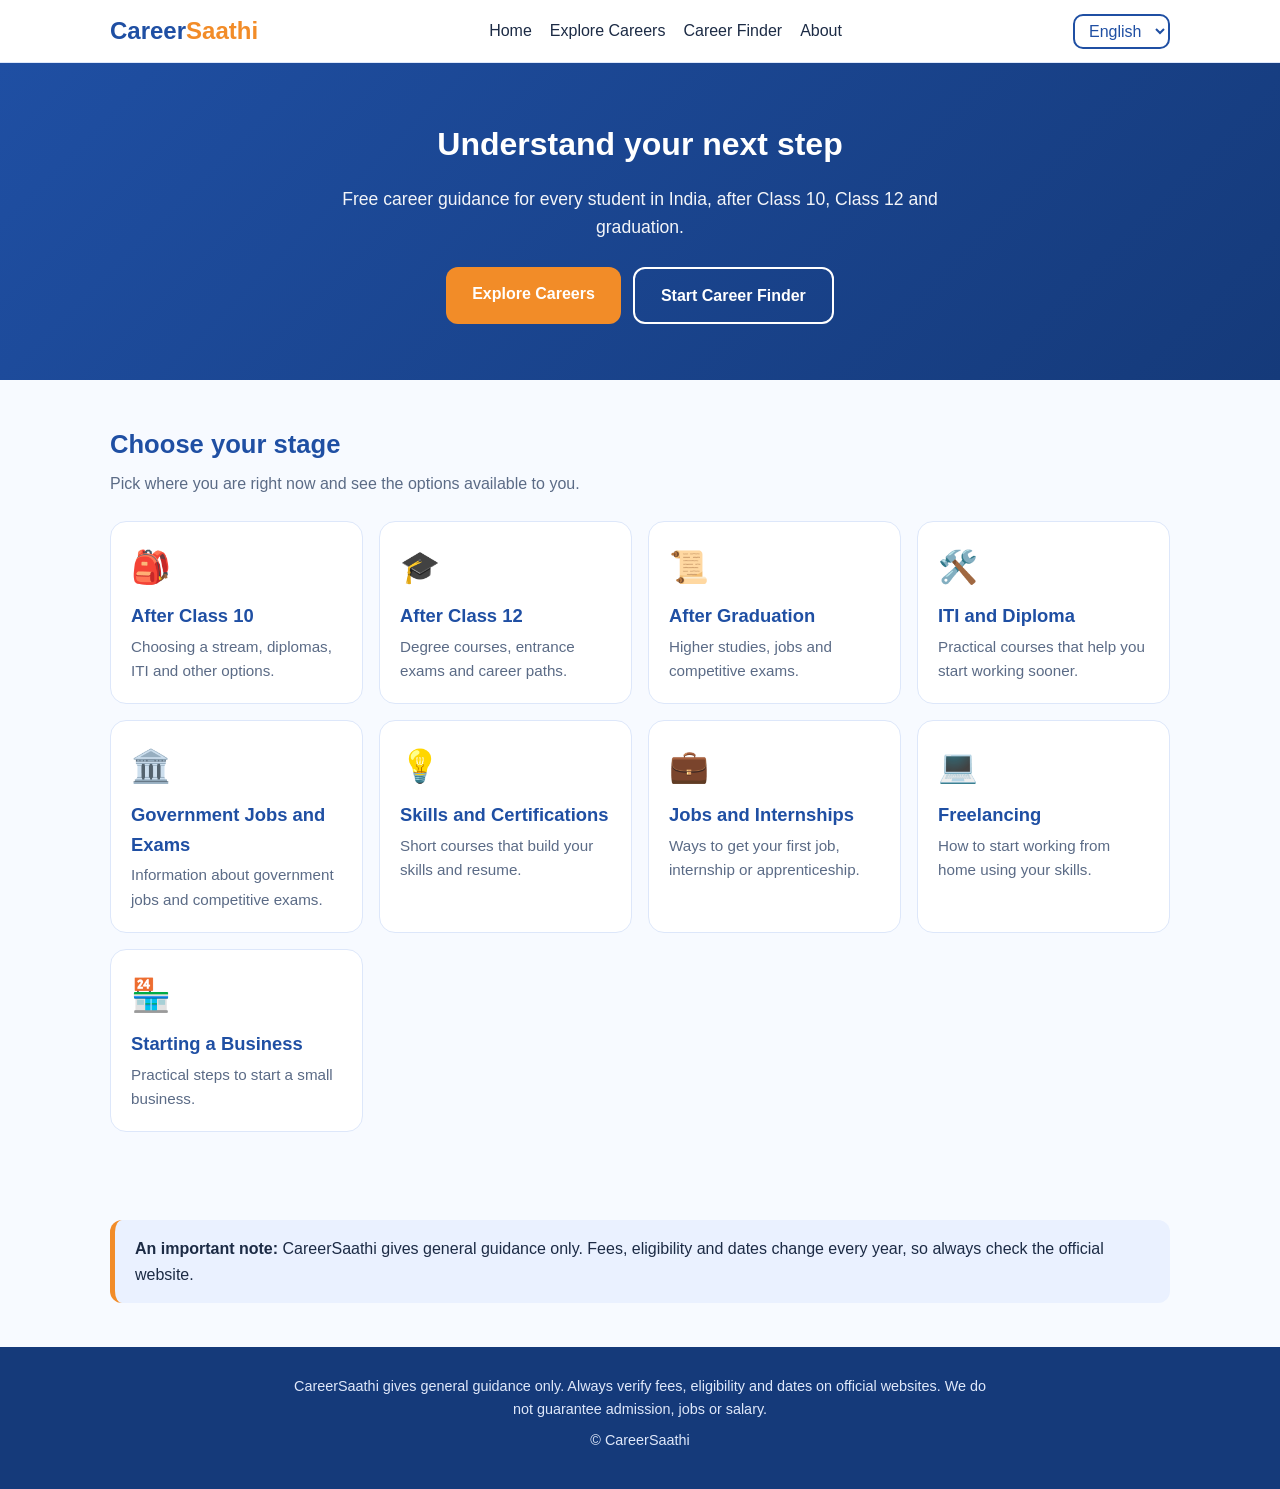
<file: index.html>
<!DOCTYPE html>
<html lang="en">
<head>
  <meta charset="UTF-8">
  <meta name="viewport" content="width=device-width, initial-scale=1">
  <title>CareerSaathi - Free Career Guidance for Indian Students</title>
  <meta name="description" content="Free career guidance for students in India after Class 10, Class 12 and graduation.">
  <link rel="stylesheet" href="style.css">
</head>
<body>

  <header class="header">
    <div class="header-inner">
      <a href="index.html" class="logo">Career<span>Saathi</span></a>
      <nav class="nav">
        <a href="index.html" data-i18n="nav_home">Home</a>
        <a href="careers.html" data-i18n="nav_explore">Explore Careers</a>
        <a href="finder.html" data-i18n="nav_finder">Career Finder</a>
        <a href="about.html" data-i18n="nav_about">About</a>
      </nav>
    </div>
  </header>

  <section class="hero">
    <h1 data-i18n="hero_title">Understand your next step</h1>
    <p data-i18n="hero_sub">Free career guidance for every student in India, after Class 10, Class 12 and graduation.</p>
    <div class="btn-row">
      <a href="careers.html" class="btn btn-orange" data-i18n="btn_explore">Explore Careers</a>
      <a href="finder.html" class="btn btn-outline" data-i18n="btn_finder">Start Career Finder</a>
    </div>
  </section>

  <section class="section">
    <h2 data-i18n="choose_stage">Choose your stage</h2>
    <p class="sub" data-i18n="choose_sub">Pick where you are right now and see the options available to you.</p>

    <div class="grid">
      <a class="card" href="after10.html">
        <div class="icon">🎒</div>
        <h3 data-i18n="stage_class10">After Class 10</h3>
        <p data-i18n="desc_class10">Choosing a stream, diplomas, ITI and other options.</p>
      </a>
      <a class="card" href="careers.html?stage=class12">
        <div class="icon">🎓</div>
        <h3 data-i18n="stage_class12">After Class 12</h3>
        <p data-i18n="desc_class12">Degree courses, entrance exams and career paths.</p>
      </a>
      <a class="card" href="careers.html?stage=graduation">
        <div class="icon">📜</div>
        <h3 data-i18n="stage_graduation">After Graduation</h3>
        <p data-i18n="desc_graduation">Higher studies, jobs and competitive exams.</p>
      </a>
      <a class="card" href="careers.html?stage=iti">
        <div class="icon">🛠️</div>
        <h3 data-i18n="stage_iti">ITI and Diploma</h3>
        <p data-i18n="desc_iti">Practical courses that help you start working sooner.</p>
      </a>
      <a class="card" href="careers.html?stage=govt">
        <div class="icon">🏛️</div>
        <h3 data-i18n="stage_govt">Government Jobs and Exams</h3>
        <p data-i18n="desc_govt">Information about government jobs and competitive exams.</p>
      </a>
      <a class="card" href="careers.html?stage=skills">
        <div class="icon">💡</div>
        <h3 data-i18n="stage_skills">Skills and Certifications</h3>
        <p data-i18n="desc_skills">Short courses that build your skills and resume.</p>
      </a>
      <a class="card" href="careers.html?stage=jobs">
        <div class="icon">💼</div>
        <h3 data-i18n="stage_jobs">Jobs and Internships</h3>
        <p data-i18n="desc_jobs">Ways to get your first job, internship or apprenticeship.</p>
      </a>
      <a class="card" href="careers.html?stage=freelancing">
        <div class="icon">💻</div>
        <h3 data-i18n="stage_freelancing">Freelancing</h3>
        <p data-i18n="desc_freelancing">How to start working from home using your skills.</p>
      </a>
      <a class="card" href="careers.html?stage=business">
        <div class="icon">🏪</div>
        <h3 data-i18n="stage_business">Starting a Business</h3>
        <p data-i18n="desc_business">Practical steps to start a small business.</p>
      </a>
    </div>
  </section>

  <section class="section">
    <div class="note">
      <strong data-i18n="note_bold">An important note:</strong>
      <span data-i18n="note_text">CareerSaathi gives general guidance only. Fees, eligibility and dates change every year, so always check the official website.</span>
    </div>
  </section>

  <footer class="footer">
    <p data-i18n="footer_disclaimer">CareerSaathi gives general guidance only. Always verify fees, eligibility and dates on official websites. We do not guarantee admission, jobs or salary.</p>
    <p data-i18n="footer_copy">© CareerSaathi</p>
  </footer>

  <script src="i18n.js"></script>
  <script>
    function renderPage() {
      document.title = t("title_home");
    }
    buildLangSwitcher();
    applyStatic();
    renderPage();
  </script>
</body>
</html>
</file>
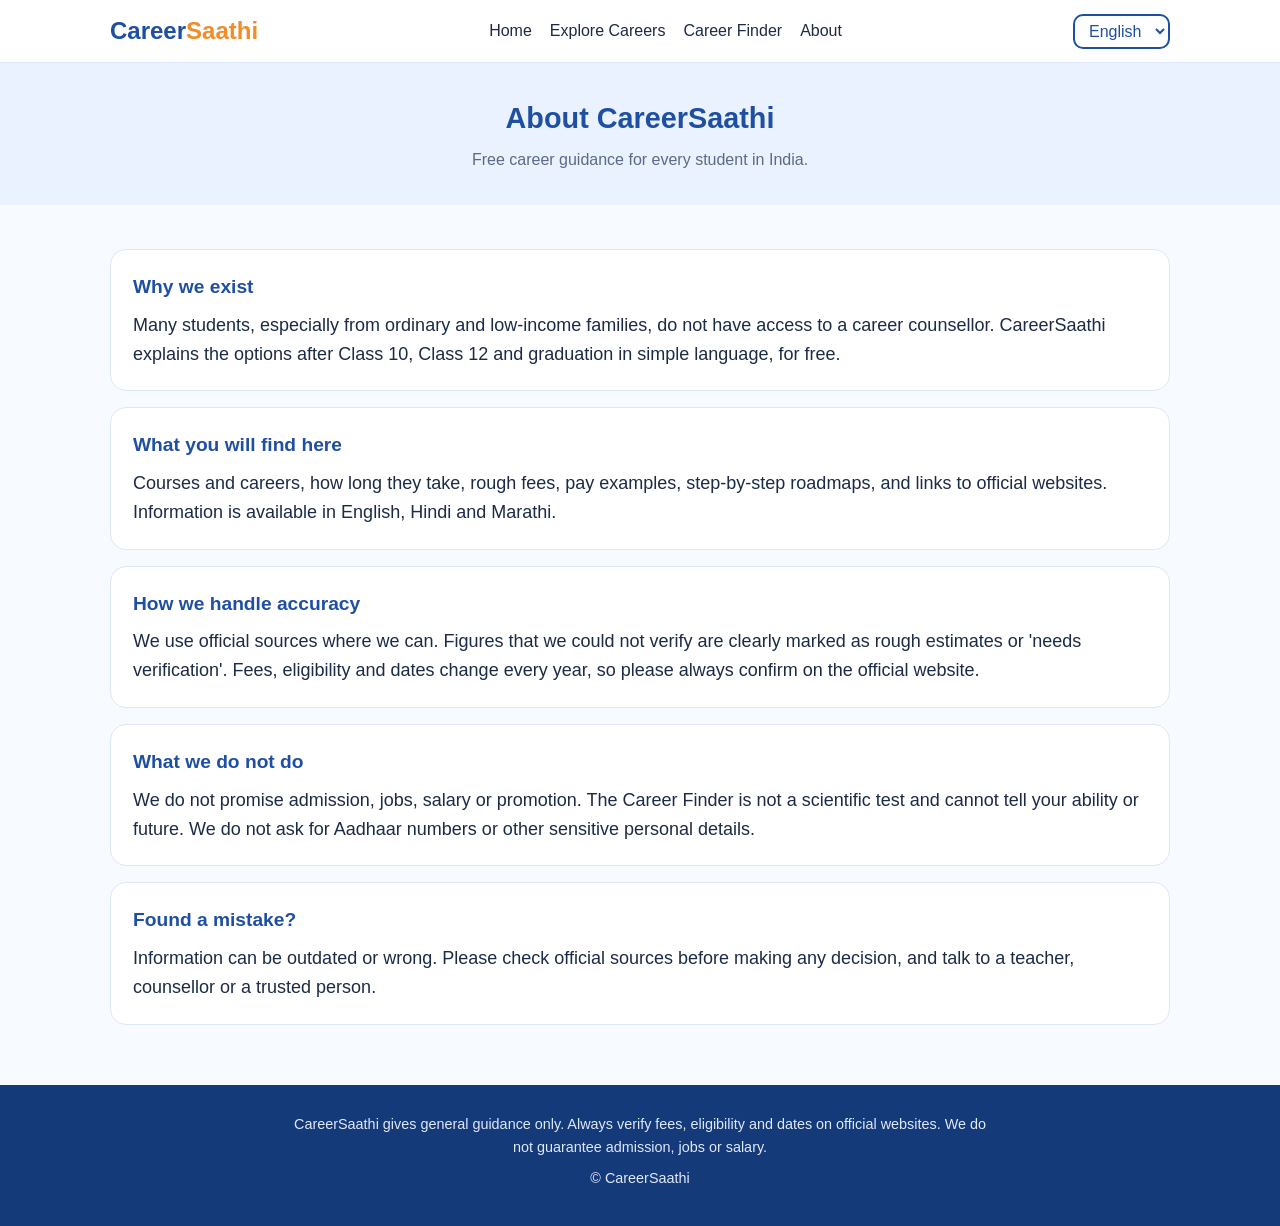
<file: about.html>
<!DOCTYPE html>
<html lang="en">
<head>
  <meta charset="UTF-8">
  <meta name="viewport" content="width=device-width, initial-scale=1">
  <title>About - CareerSaathi</title>
  <link rel="stylesheet" href="style.css">
  <link rel="stylesheet" href="careers.css">
</head>
<body>

  <header class="header">
    <div class="header-inner">
      <a href="index.html" class="logo">Career<span>Saathi</span></a>
      <nav class="nav">
        <a href="index.html" data-i18n="nav_home">Home</a>
        <a href="careers.html" data-i18n="nav_explore">Explore Careers</a>
        <a href="finder.html" data-i18n="nav_finder">Career Finder</a>
        <a href="about.html" data-i18n="nav_about">About</a>
      </nav>
    </div>
  </header>

  <div class="page-title">
    <h1 id="p-title"></h1>
    <p id="p-sub"></p>
  </div>

  <section class="section" id="content"></section>

  <footer class="footer">
    <p data-i18n="footer_disclaimer">CareerSaathi gives general guidance only. Always verify fees, eligibility and dates on official websites. We do not guarantee admission, jobs or salary.</p>
    <p data-i18n="footer_copy">© CareerSaathi</p>
  </footer>

  <script src="i18n.js"></script>
  <script>
    var ABOUT = {
      en: {
        title: "About CareerSaathi",
        sub: "Free career guidance for every student in India.",
        boxes: [
          ["Why we exist", "Many students, especially from ordinary and low-income families, do not have access to a career counsellor. CareerSaathi explains the options after Class 10, Class 12 and graduation in simple language, for free."],
          ["What you will find here", "Courses and careers, how long they take, rough fees, pay examples, step-by-step roadmaps, and links to official websites. Information is available in English, Hindi and Marathi."],
          ["How we handle accuracy", "We use official sources where we can. Figures that we could not verify are clearly marked as rough estimates or 'needs verification'. Fees, eligibility and dates change every year, so please always confirm on the official website."],
          ["What we do not do", "We do not promise admission, jobs, salary or promotion. The Career Finder is not a scientific test and cannot tell your ability or future. We do not ask for Aadhaar numbers or other sensitive personal details."],
          ["Found a mistake?", "Information can be outdated or wrong. Please check official sources before making any decision, and talk to a teacher, counsellor or a trusted person."]
        ]
      },
      hi: {
        title: "CareerSaathi के बारे में",
        sub: "भारत के हर विद्यार्थी के लिए मुफ़्त करियर मार्गदर्शन।",
        boxes: [
          ["हम क्यों हैं", "कई विद्यार्थियों, ख़ासकर साधारण और कम आय वाले परिवारों के बच्चों के पास करियर काउंसलर तक पहुँच नहीं होती। CareerSaathi कक्षा 10, कक्षा 12 और ग्रेजुएशन के बाद के विकल्प सरल भाषा में, मुफ़्त समझाता है।"],
          ["यहाँ आपको क्या मिलेगा", "कोर्स और करियर, उनमें लगने वाला समय, मोटी फीस, कमाई के उदाहरण, कदम-दर-कदम रोडमैप और आधिकारिक वेबसाइटों के लिंक। जानकारी अंग्रेज़ी, हिंदी और मराठी में है।"],
          ["सटीकता कैसे सँभालते हैं", "जहाँ हो सके हम आधिकारिक स्रोत इस्तेमाल करते हैं। जिन आँकड़ों को हम सत्यापित नहीं कर पाए, उन्हें साफ़ तौर पर मोटा अनुमान या 'सत्यापन बाकी' लिखा गया है। फीस, पात्रता और तारीखें हर साल बदलती हैं, इसलिए हमेशा आधिकारिक वेबसाइट पर पुष्टि करें।"],
          ["हम क्या नहीं करते", "हम प्रवेश, नौकरी, वेतन या पदोन्नति का वादा नहीं करते। करियर फाइंडर कोई वैज्ञानिक टेस्ट नहीं है और आपकी क्षमता या भविष्य नहीं बता सकता। हम आधार नंबर या दूसरी संवेदनशील निजी जानकारी नहीं माँगते।"],
          ["कोई गलती मिली?", "जानकारी पुरानी या गलत हो सकती है। कोई भी फ़ैसला लेने से पहले आधिकारिक स्रोत जाँचें और शिक्षक, काउंसलर या किसी भरोसेमंद व्यक्ति से बात करें।"]
        ]
      },
      mr: {
        title: "CareerSaathi बद्दल",
        sub: "भारतातील प्रत्येक विद्यार्थ्यासाठी मोफत करिअर मार्गदर्शन.",
        boxes: [
          ["आम्ही का आहोत", "अनेक विद्यार्थ्यांना, विशेषतः सर्वसाधारण आणि कमी उत्पन्न असलेल्या कुटुंबांतील मुलांना, करिअर समुपदेशकापर्यंत पोहोचता येत नाही. CareerSaathi दहावी, बारावी आणि पदवीनंतरचे पर्याय सोप्या भाषेत, मोफत समजावून सांगते."],
          ["इथे तुम्हाला काय मिळेल", "अभ्यासक्रम आणि करिअर, त्यांना लागणारा वेळ, ढोबळ फी, कमाईची उदाहरणे, पायरी-पायरीचे रोडमॅप आणि अधिकृत वेबसाइट्सचे दुवे. माहिती इंग्रजी, हिंदी आणि मराठीत उपलब्ध आहे."],
          ["अचूकता कशी सांभाळतो", "शक्य तिथे आम्ही अधिकृत स्रोत वापरतो. ज्या आकड्यांची आम्ही पडताळणी करू शकलो नाही ते स्पष्टपणे ढोबळ अंदाज किंवा 'पडताळणी बाकी' असे लिहिलेले आहेत. फी, पात्रता आणि तारखा दरवर्षी बदलतात, म्हणून नेहमी अधिकृत वेबसाइटवर खात्री करा."],
          ["आम्ही काय करत नाही", "आम्ही प्रवेश, नोकरी, पगार किंवा पदोन्नतीचे आश्वासन देत नाही. करिअर फाइंडर ही वैज्ञानिक चाचणी नाही आणि ती तुमची क्षमता किंवा भविष्य सांगू शकत नाही. आम्ही आधार क्रमांक किंवा इतर संवेदनशील वैयक्तिक माहिती मागत नाही."],
          ["चूक आढळली का?", "माहिती जुनी किंवा चुकीची असू शकते. कोणताही निर्णय घेण्यापूर्वी अधिकृत स्रोत तपासा आणि शिक्षक, समुपदेशक किंवा विश्वासू व्यक्तीशी बोला."]
        ]
      }
    };

    function renderPage() {
      var a = ABOUT[currentLang] || ABOUT.en;
      document.title = a.title + " - CareerSaathi";
      document.getElementById("p-title").textContent = a.title;
      document.getElementById("p-sub").textContent = a.sub;
      document.getElementById("content").innerHTML = a.boxes.map(function (b) {
        return '<div class="detail-box"><h2>' + b[0] + '</h2><p>' + b[1] + '</p></div>';
      }).join("");
    }

    buildLangSwitcher();
    applyStatic();
    renderPage();
  </script>
</body>
</html>
</file>
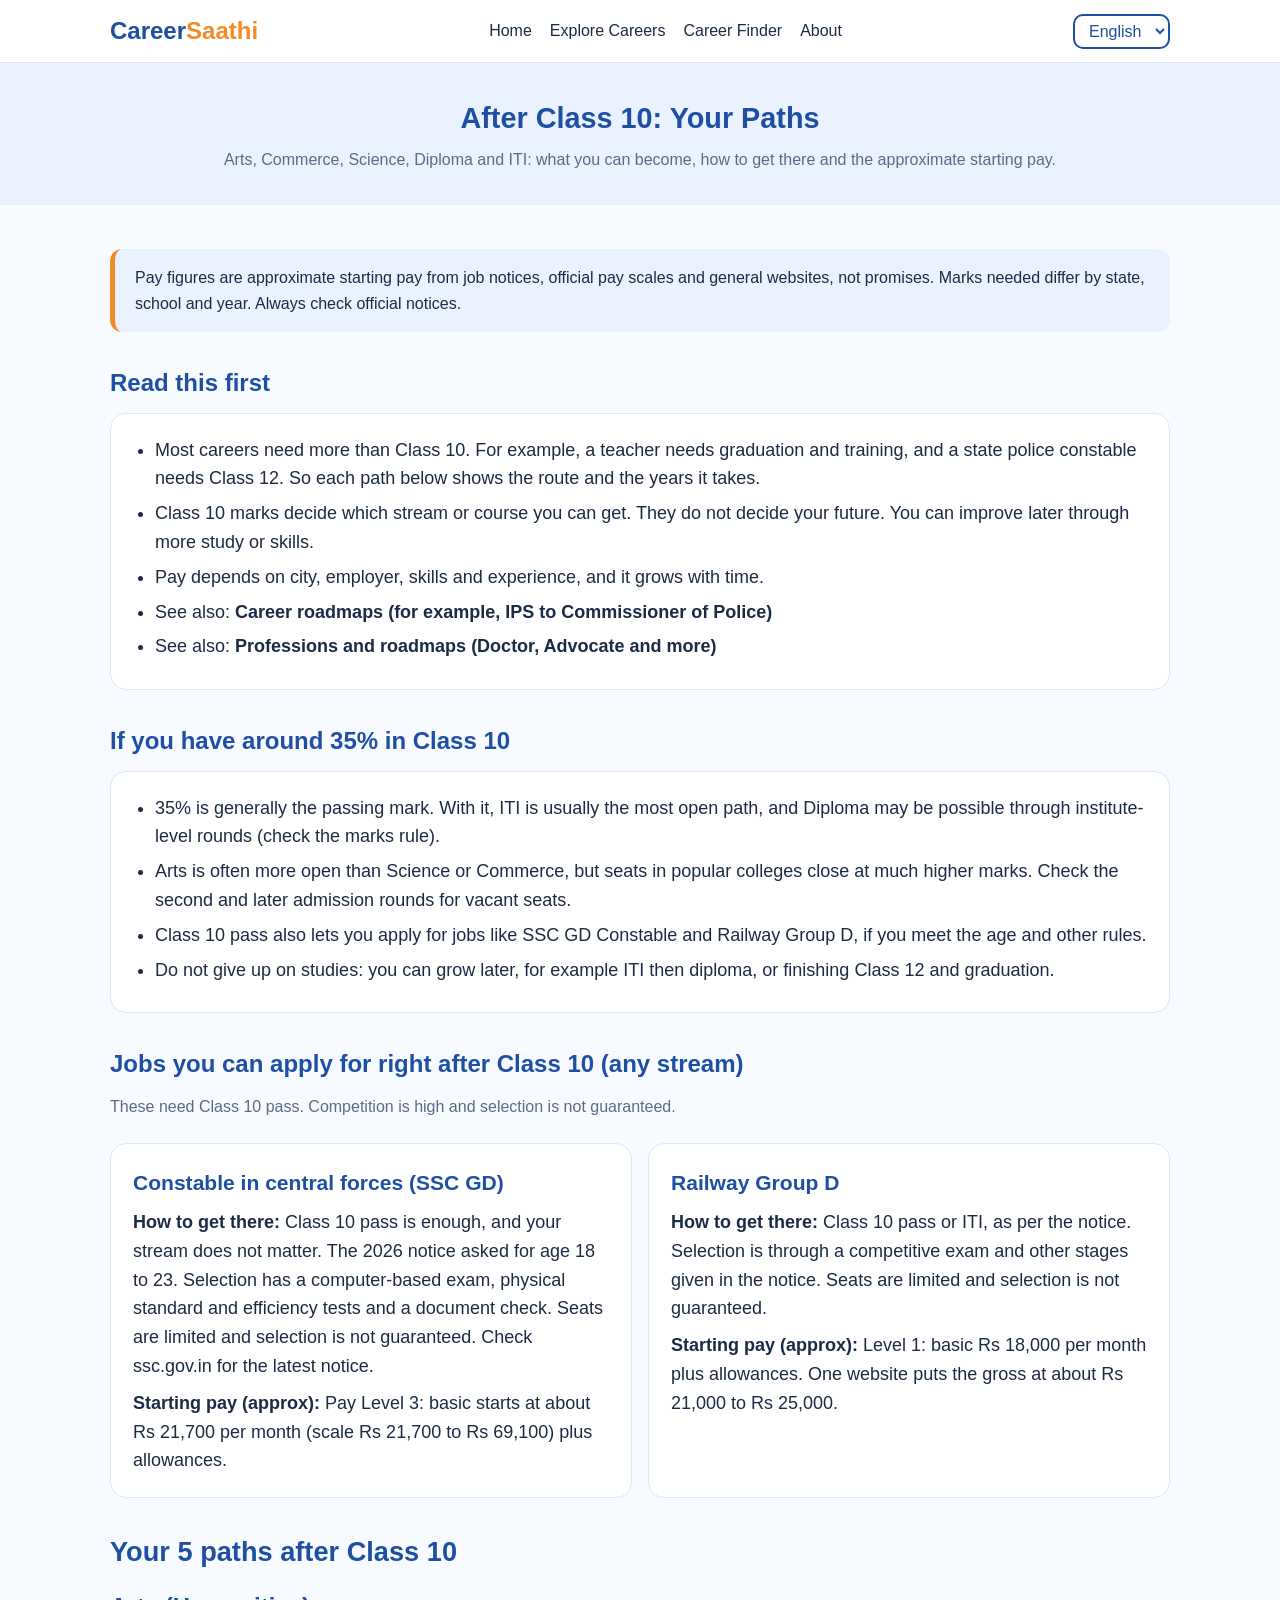
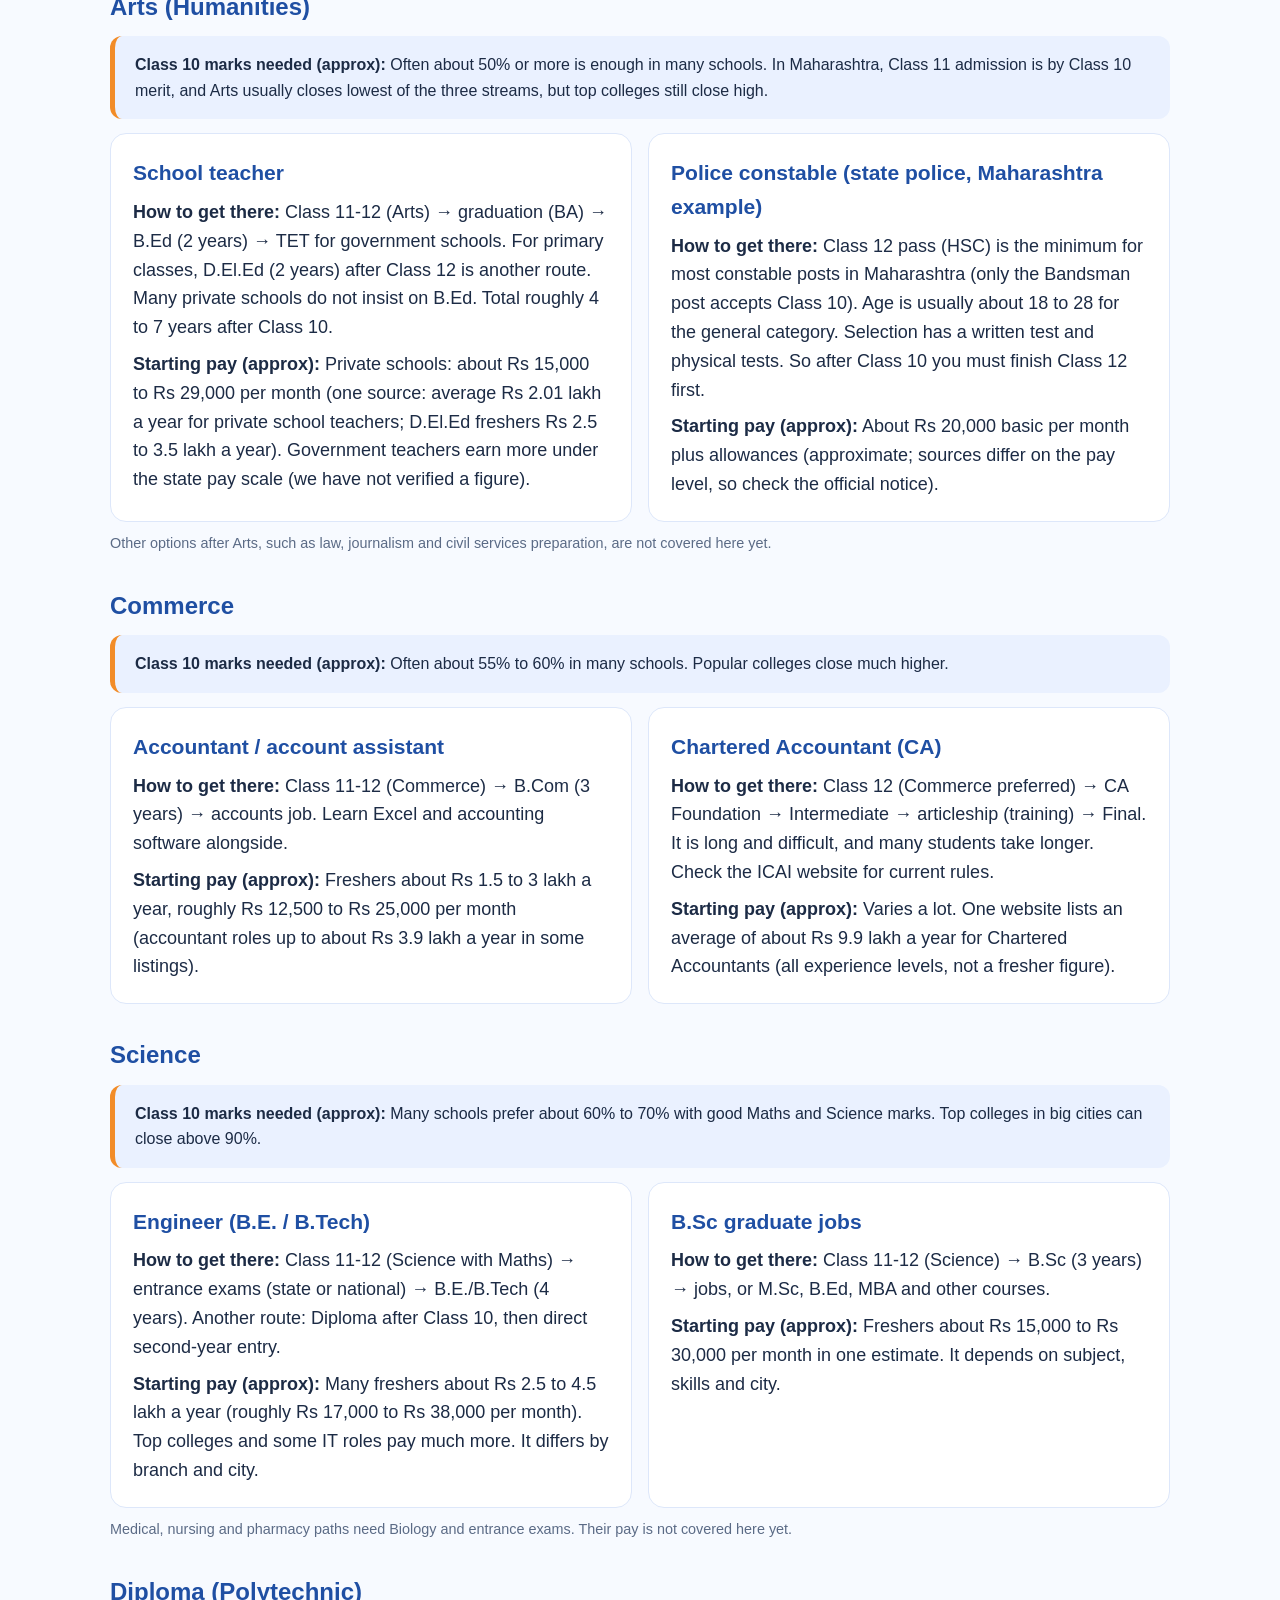
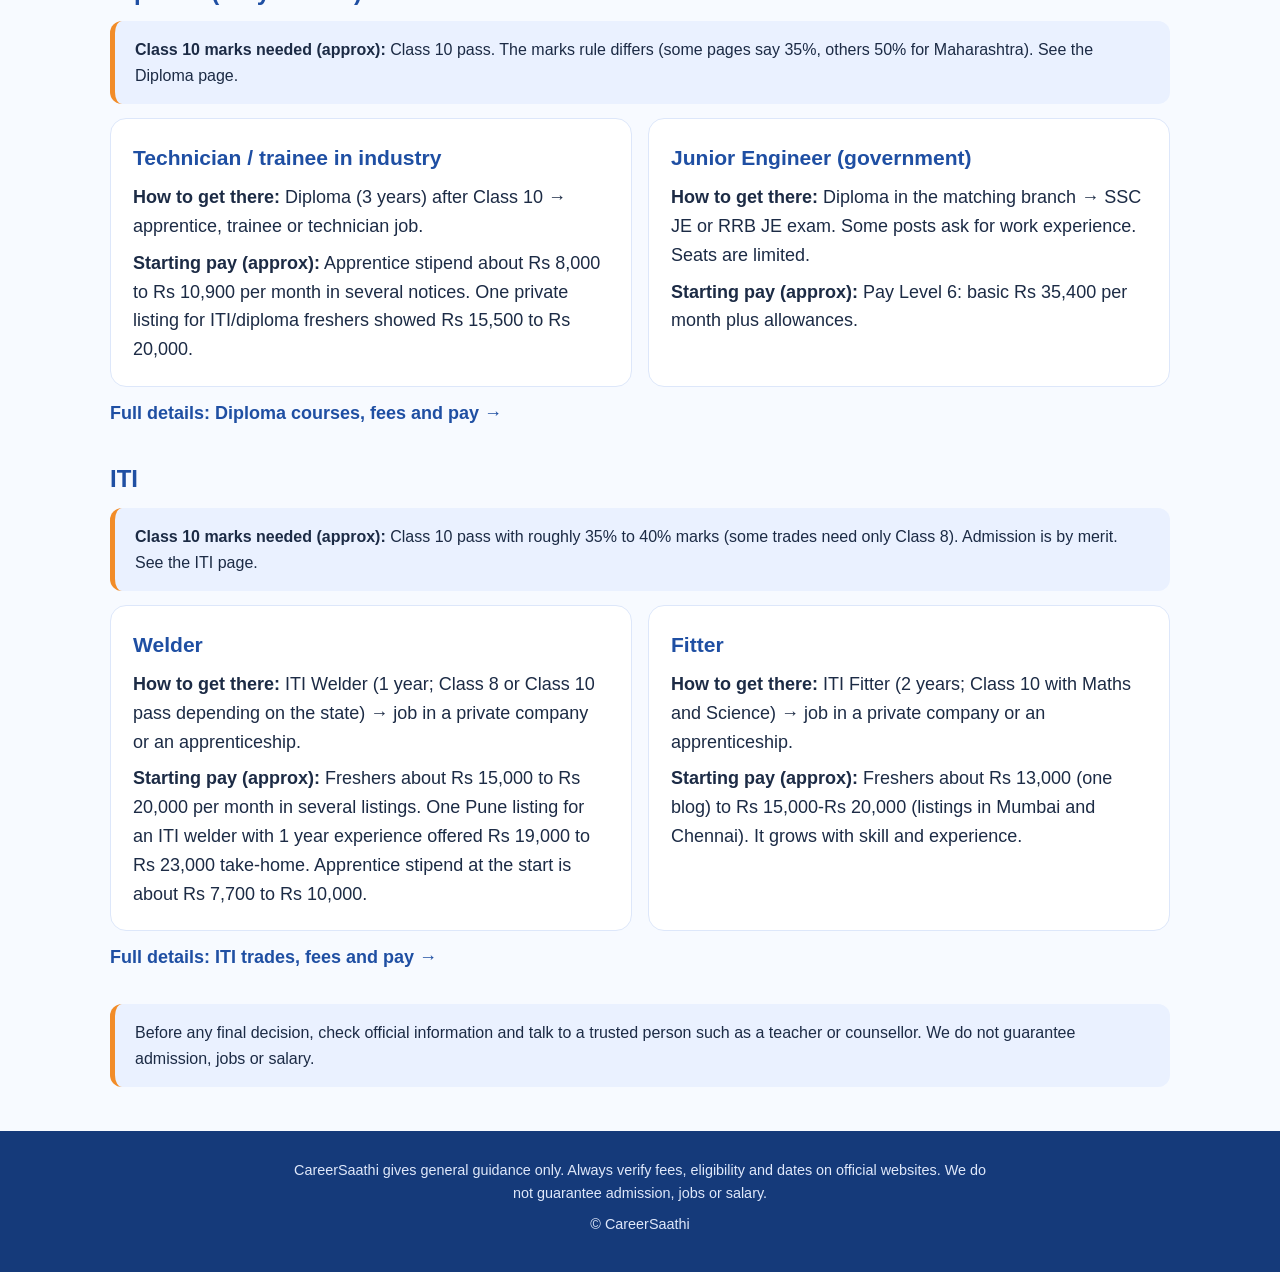
<file: after10.html>
<!DOCTYPE html>
<html lang="en">
<head>
  <meta charset="UTF-8">
  <meta name="viewport" content="width=device-width, initial-scale=1">
  <title>After Class 10 - CareerSaathi</title>
  <link rel="stylesheet" href="style.css">
  <link rel="stylesheet" href="careers.css">
  <style>
    .block { margin-bottom: 32px; }
    .block > h2 { color: var(--blue); font-size: 1.5rem; margin-bottom: 10px; }
    .career-grid { display: grid; grid-template-columns: repeat(auto-fit, minmax(300px, 1fr)); gap: 16px; }
    .career-grid .detail-box { margin: 0; }
    .path-link { display: inline-block; margin-top: 12px; color: var(--blue); font-weight: 600; }
  </style>
</head>
<body>

  <header class="header">
    <div class="header-inner">
      <a href="index.html" class="logo">Career<span>Saathi</span></a>
      <nav class="nav">
        <a href="index.html" data-i18n="nav_home">Home</a>
        <a href="careers.html" data-i18n="nav_explore">Explore Careers</a>
        <a href="finder.html" data-i18n="nav_finder">Career Finder</a>
        <a href="about.html" data-i18n="nav_about">About</a>
      </nav>
    </div>
  </header>

  <div class="page-title">
    <h1 id="p-title"></h1>
    <p id="p-sub"></p>
  </div>

  <section class="section" id="content"></section>

  <footer class="footer">
    <p data-i18n="footer_disclaimer">CareerSaathi gives general guidance only. Always verify fees, eligibility and dates on official websites. We do not guarantee admission, jobs or salary.</p>
    <p data-i18n="footer_copy">© CareerSaathi</p>
  </footer>

  <script src="i18n.js"></script>
  <script src="after10-data.js"></script>
  <script>
    function ul(items) {
      return "<ul>" + items.map(function (i) { return "<li>" + i + "</li>"; }).join("") + "</ul>";
    }

    function careerCard(c) {
      return '<div class="detail-box">' +
        '<h3 style="color:var(--blue);margin-bottom:8px">' + pick(c.n) + '</h3>' +
        '<p><strong>' + a10("l_route") + '</strong> ' + pick(c.r) + '</p>' +
        '<p style="margin-top:8px"><strong>' + a10("l_pay") + '</strong> ' + pick(c.p) + '</p>' +
        '</div>';
    }

    function renderPage() {
      document.title = a10("title") + " - CareerSaathi";
      document.getElementById("p-title").textContent = a10("title");
      document.getElementById("p-sub").textContent = a10("sub");

      var html =
        '<div class="note block">' + a10("disc") + '</div>' +
        '<div class="block"><h2>' + a10("hkey") + '</h2><div class="detail-box">' + ul(a10("key")) + '</div></div>' +
        '<div class="block"><h2>' + a10("h35") + '</h2><div class="detail-box">' + ul(a10("p35")) + '</div></div>' +
        '<div class="block"><h2>' + a10("hany") + '</h2><p class="sub">' + a10("any_sub") + '</p>' +
          '<div class="career-grid">' + A10_ANY.map(careerCard).join("") + '</div></div>' +
        '<h2 style="color:var(--blue);font-size:1.7rem;margin-bottom:14px">' + a10("hpaths") + '</h2>';

      A10_PATHS.forEach(function (p) {
        html += '<div class="block"><h2>' + pick(p.n) + '</h2>' +
          '<div class="note" style="margin-bottom:14px"><strong>' + a10("l_pct") + '</strong> ' + pick(p.pct) + '</div>' +
          '<div class="career-grid">' + p.careers.map(careerCard).join("") + '</div>';
        if (p.note && pick(p.note)) { html += '<p class="small" style="margin-top:10px">' + pick(p.note) + '</p>'; }
        if (p.link) { html += '<a class="path-link" href="' + p.link.href + '">' + pick(p.link.t) + ' →</a>'; }
        html += '</div>';
      });

      html += '<div class="note">' + a10("final") + '</div>';
      document.getElementById("content").innerHTML = html;
    }

    buildLangSwitcher();
    applyStatic();
    renderPage();
  </script>
</body>
</html>
</file>
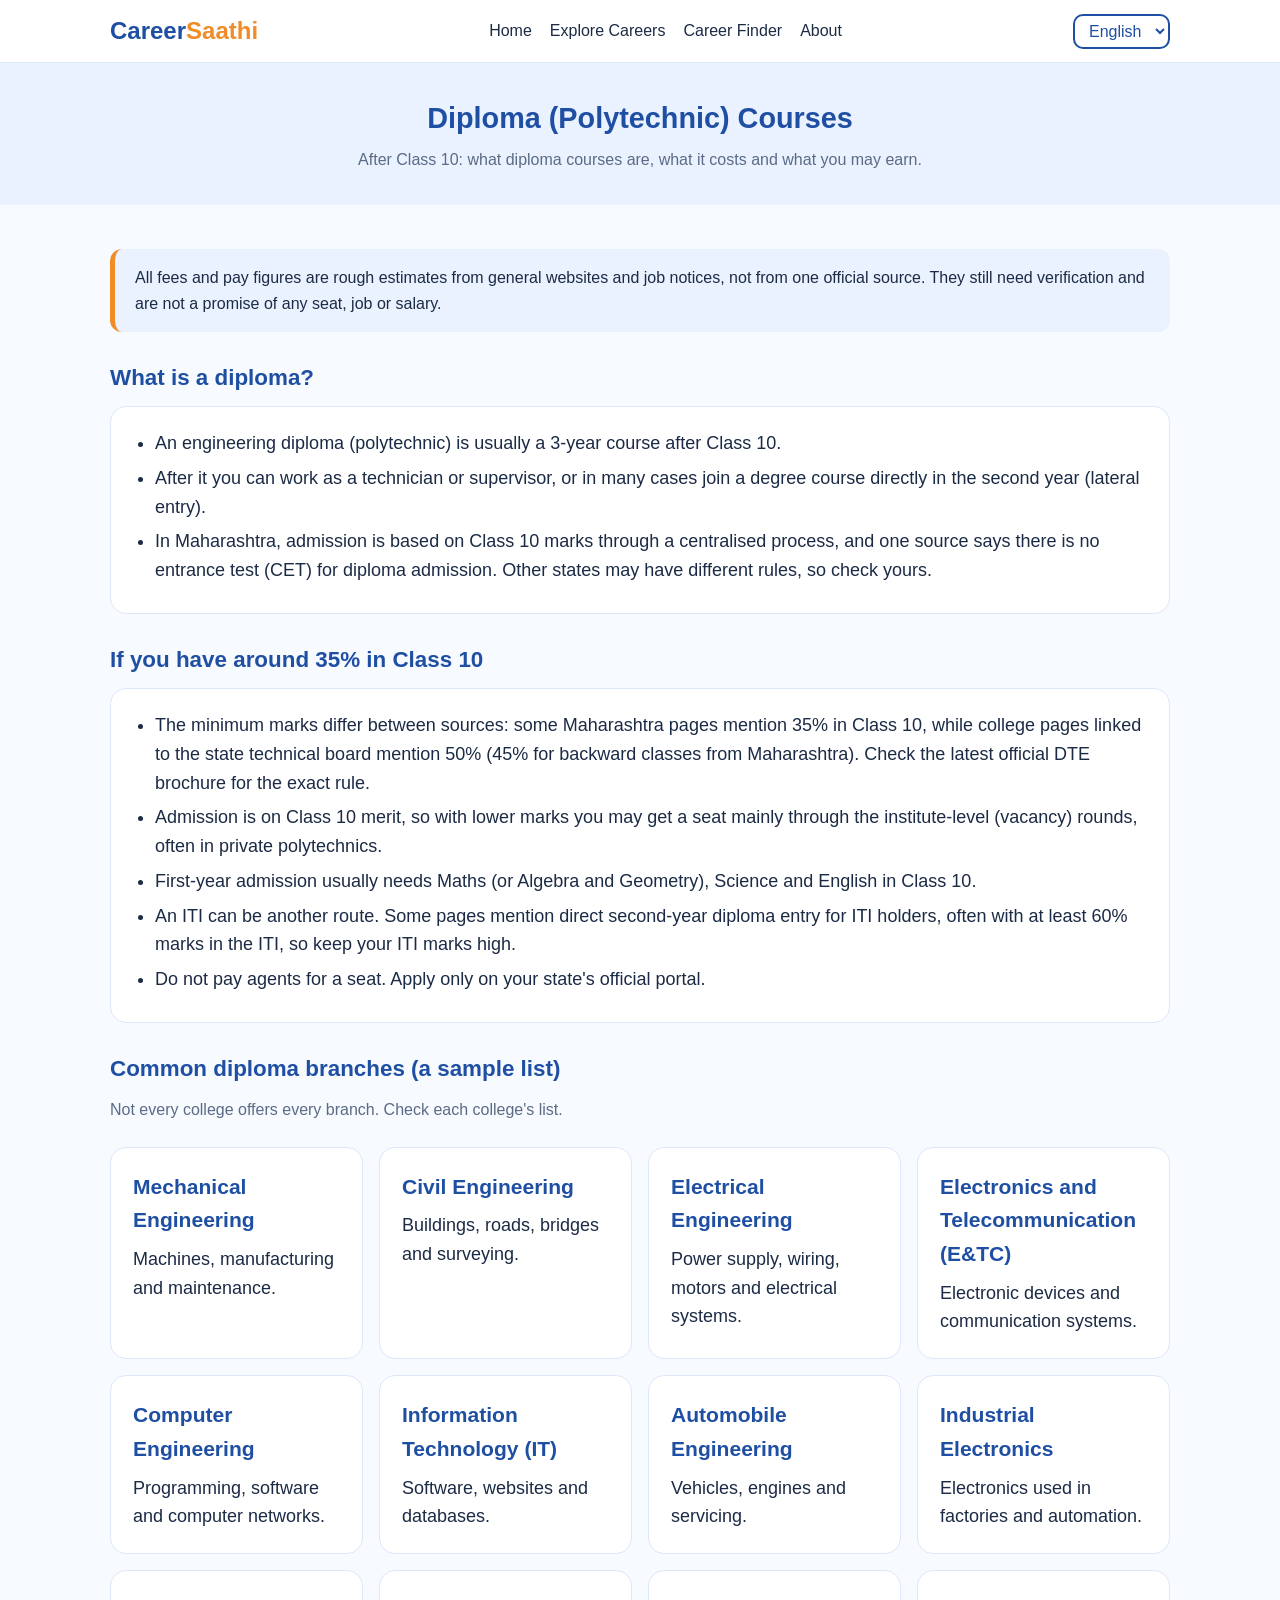
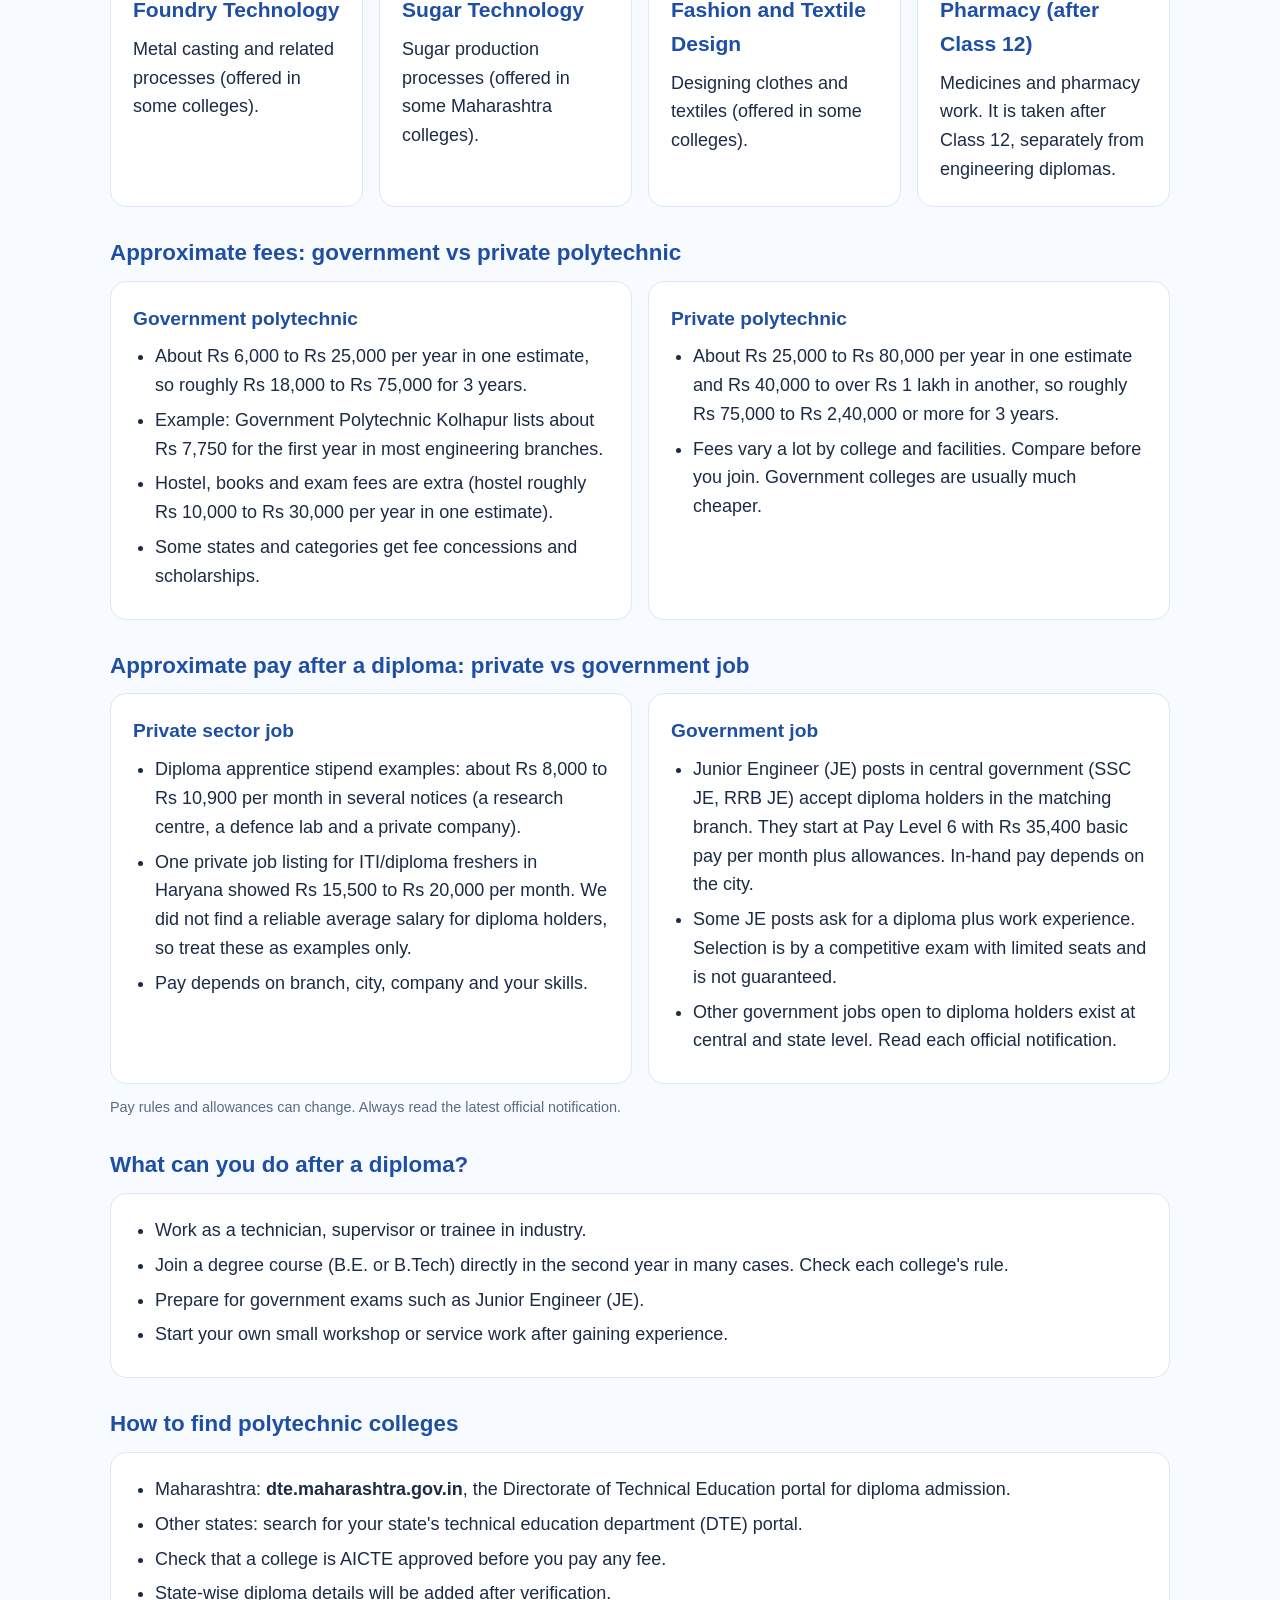
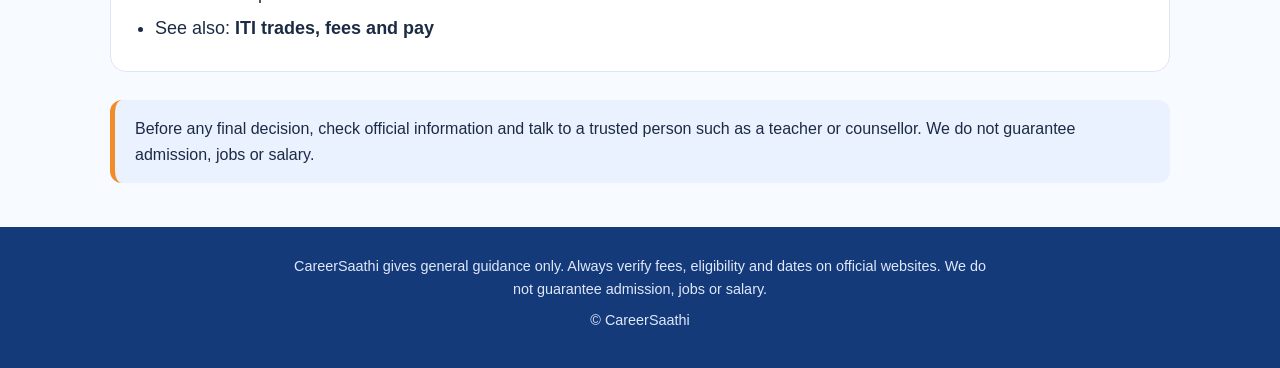
<file: diploma.html>
<!DOCTYPE html>
<html lang="en">
<head>
  <meta charset="UTF-8">
  <meta name="viewport" content="width=device-width, initial-scale=1">
  <title>Diploma Courses - CareerSaathi</title>
  <link rel="stylesheet" href="style.css">
  <link rel="stylesheet" href="careers.css">
  <style>
    .two-col { display: grid; grid-template-columns: repeat(auto-fit, minmax(280px, 1fr)); gap: 16px; margin-bottom: 12px; }
    .two-col .detail-box { margin: 0; }
    .block { margin-bottom: 28px; }
    .block > h2 { color: var(--blue); font-size: 1.4rem; margin-bottom: 10px; }
  </style>
</head>
<body>

  <header class="header">
    <div class="header-inner">
      <a href="index.html" class="logo">Career<span>Saathi</span></a>
      <nav class="nav">
        <a href="index.html" data-i18n="nav_home">Home</a>
        <a href="careers.html" data-i18n="nav_explore">Explore Careers</a>
        <a href="finder.html" data-i18n="nav_finder">Career Finder</a>
        <a href="about.html" data-i18n="nav_about">About</a>
      </nav>
    </div>
  </header>

  <div class="page-title">
    <h1 id="p-title"></h1>
    <p id="p-sub"></p>
  </div>

  <section class="section" id="content"></section>

  <footer class="footer">
    <p data-i18n="footer_disclaimer">CareerSaathi gives general guidance only. Always verify fees, eligibility and dates on official websites. We do not guarantee admission, jobs or salary.</p>
    <p data-i18n="footer_copy">© CareerSaathi</p>
  </footer>

  <script src="i18n.js"></script>
  <script src="diploma-data.js"></script>
  <script>
    function ul(items) {
      return "<ul>" + items.map(function (i) { return "<li>" + i + "</li>"; }).join("") + "</ul>";
    }

    function renderPage() {
      document.title = dt("title") + " - CareerSaathi";
      document.getElementById("p-title").textContent = dt("title");
      document.getElementById("p-sub").textContent = dt("sub");

      var cards = DIP_BRANCHES.map(function (b) {
        return '<div class="detail-box" style="margin:0">' +
          '<h3 style="color:var(--blue);margin-bottom:8px">' + (b.n[currentLang] || b.n.en) + '</h3>' +
          '<p>' + (b.d[currentLang] || b.d.en) + '</p></div>';
      }).join("");

      var html =
        '<div class="note block">' + dt("disc") + '</div>' +
        '<div class="block"><h2>' + dt("hwhat") + '</h2><div class="detail-box">' + ul(dt("what")) + '</div></div>' +
        '<div class="block"><h2>' + dt("h35") + '</h2><div class="detail-box">' + ul(dt("p35")) + '</div></div>' +
        '<div class="block"><h2>' + dt("hbranches") + '</h2><p class="sub">' + dt("branches_sub") + '</p><div class="grid">' + cards + '</div></div>' +

        '<div class="block"><h2>' + dt("hfees") + '</h2><div class="two-col">' +
          '<div class="detail-box"><h2>' + dt("fg_title") + '</h2>' + ul(dt("fg")) + '</div>' +
          '<div class="detail-box"><h2>' + dt("fp_title") + '</h2>' + ul(dt("fp")) + '</div></div></div>' +

        '<div class="block"><h2>' + dt("hpay") + '</h2><div class="two-col">' +
          '<div class="detail-box"><h2>' + dt("pp_title") + '</h2>' + ul(dt("pp")) + '</div>' +
          '<div class="detail-box"><h2>' + dt("pg_title") + '</h2>' + ul(dt("pg")) + '</div></div>' +
          '<p class="small">' + dt("pay_note") + '</p></div>' +

        '<div class="block"><h2>' + dt("hafter") + '</h2><div class="detail-box">' + ul(dt("after")) + '</div></div>' +
        '<div class="block"><h2>' + dt("hfind") + '</h2><div class="detail-box">' + ul(dt("find")) + '</div></div>' +
        '<div class="note">' + dt("final") + '</div>';

      document.getElementById("content").innerHTML = html;
    }

    buildLangSwitcher();
    applyStatic();
    renderPage();
  </script>
</body>
</html>
</file>
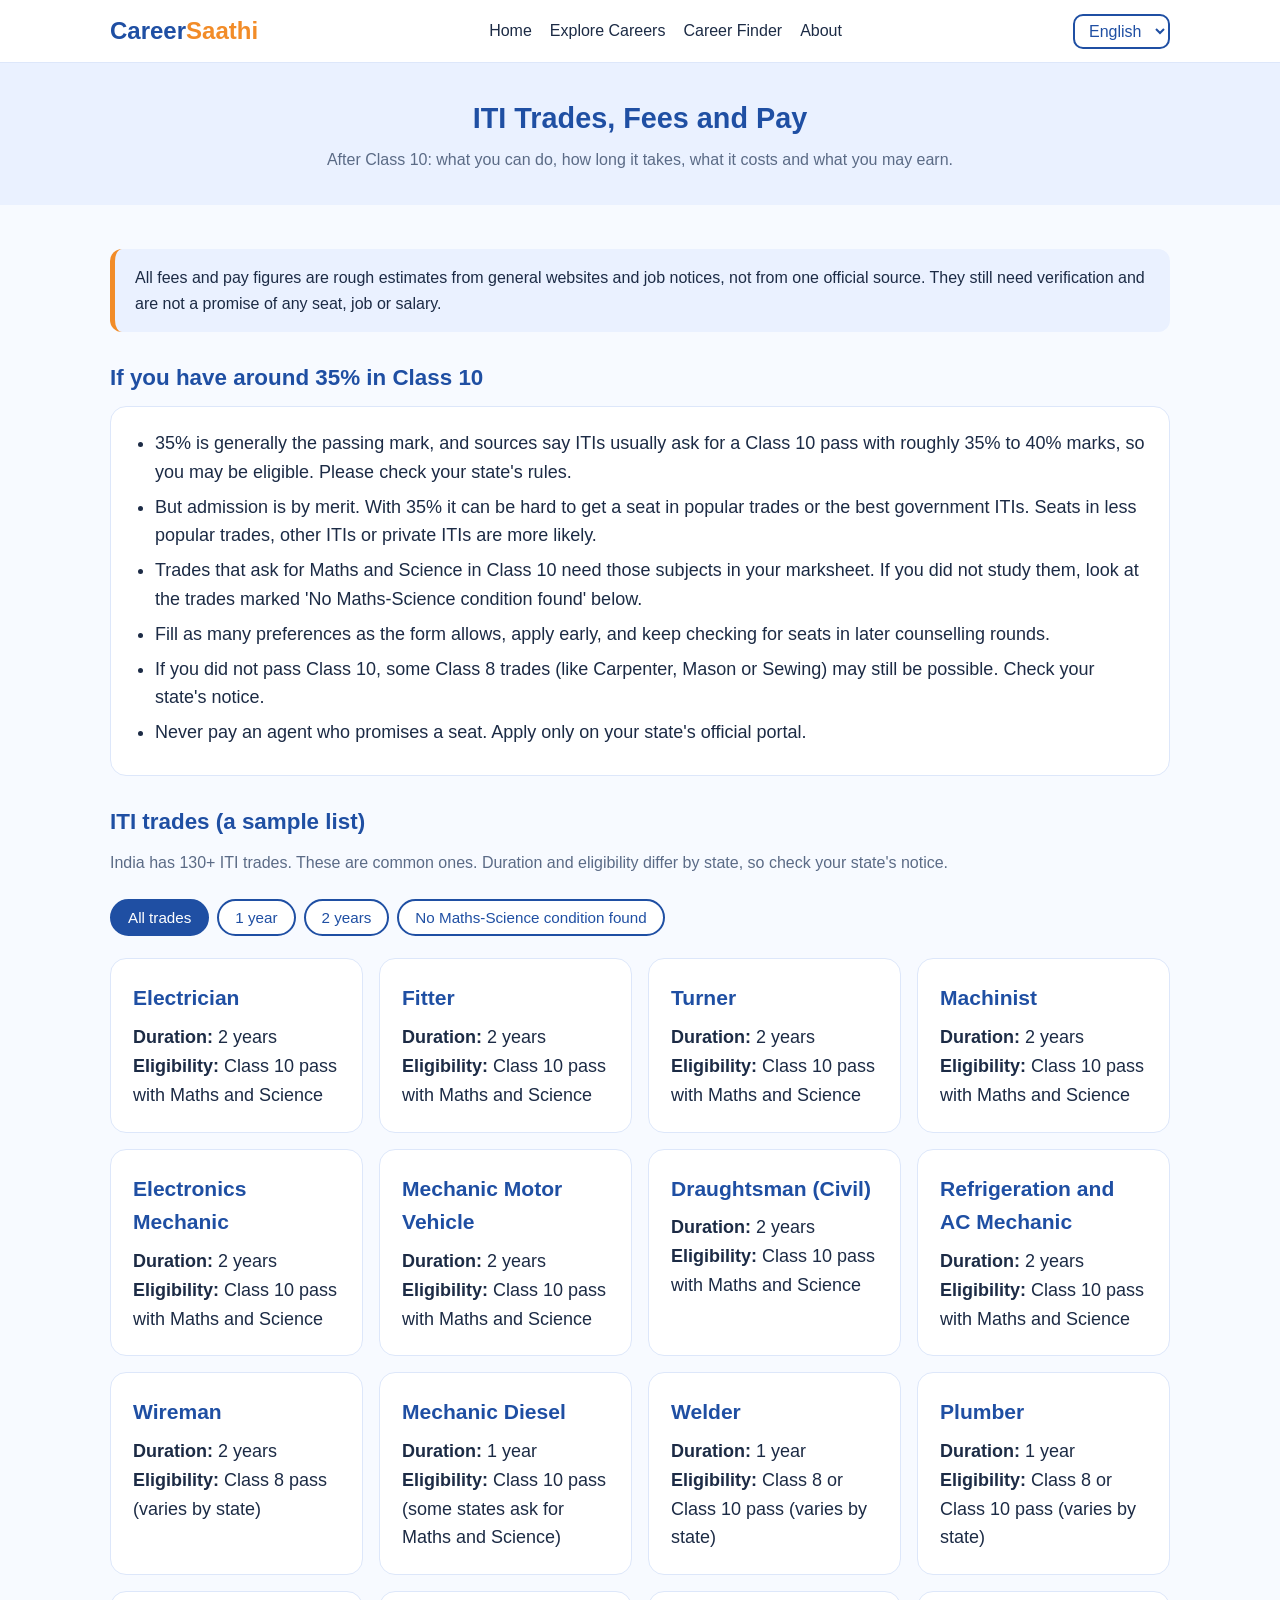
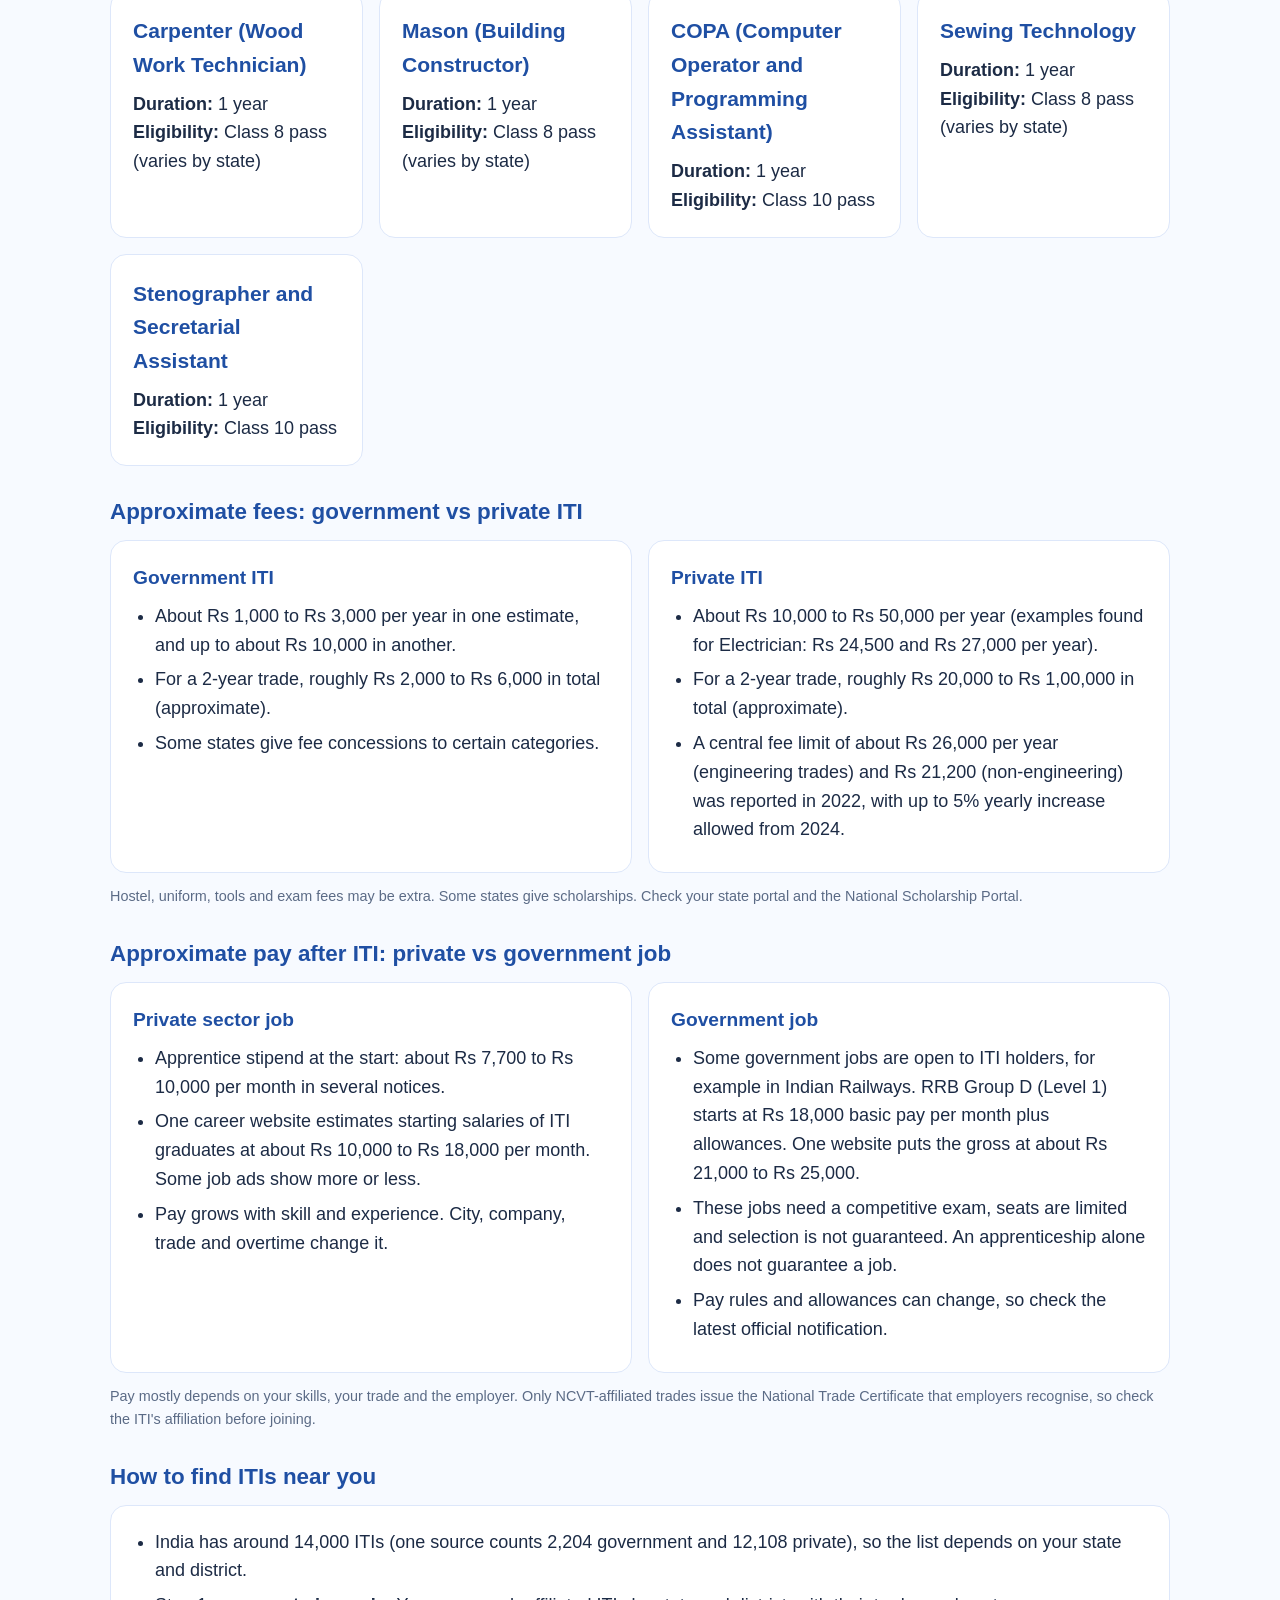
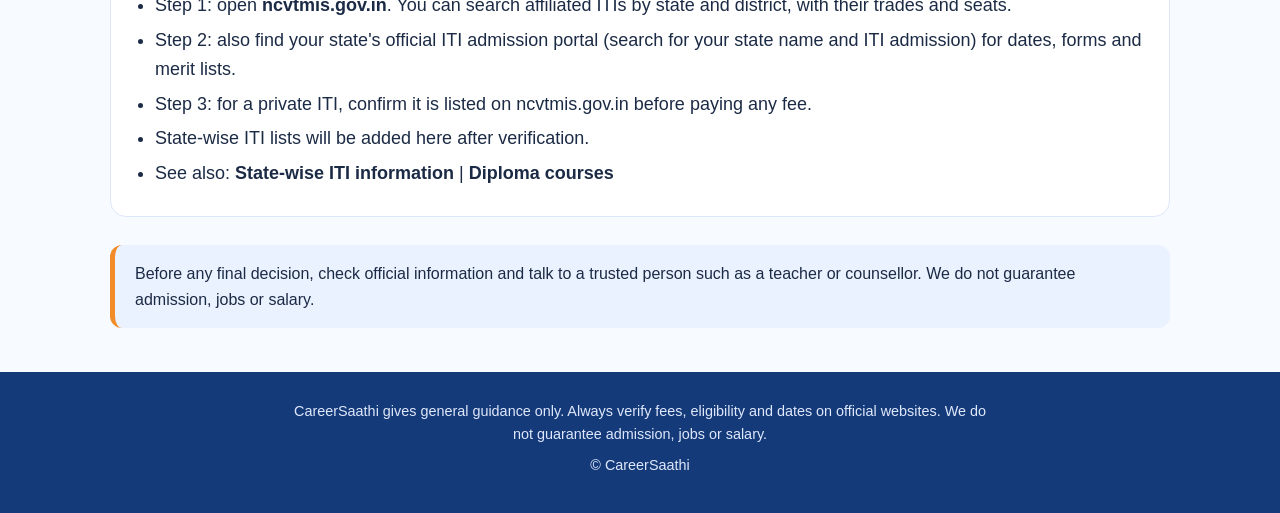
<file: iti.html>
<!DOCTYPE html>
<html lang="en">
<head>
  <meta charset="UTF-8">
  <meta name="viewport" content="width=device-width, initial-scale=1">
  <title>ITI Trades, Fees and Pay - CareerSaathi</title>
  <link rel="stylesheet" href="style.css">
  <link rel="stylesheet" href="careers.css">
  <style>
    .two-col { display: grid; grid-template-columns: repeat(auto-fit, minmax(280px, 1fr)); gap: 16px; margin-bottom: 12px; }
    .two-col .detail-box { margin: 0; }
    .block { margin-bottom: 28px; }
    .block > h2 { color: var(--blue); font-size: 1.4rem; margin-bottom: 10px; }
  </style>
</head>
<body>

  <header class="header">
    <div class="header-inner">
      <a href="index.html" class="logo">Career<span>Saathi</span></a>
      <nav class="nav">
        <a href="index.html" data-i18n="nav_home">Home</a>
        <a href="careers.html" data-i18n="nav_explore">Explore Careers</a>
        <a href="finder.html" data-i18n="nav_finder">Career Finder</a>
        <a href="about.html" data-i18n="nav_about">About</a>
      </nav>
    </div>
  </header>

  <div class="page-title">
    <h1 id="p-title"></h1>
    <p id="p-sub"></p>
  </div>

  <section class="section" id="content"></section>

  <footer class="footer">
    <p data-i18n="footer_disclaimer">CareerSaathi gives general guidance only. Always verify fees, eligibility and dates on official websites. We do not guarantee admission, jobs or salary.</p>
    <p data-i18n="footer_copy">© CareerSaathi</p>
  </footer>

  <script src="i18n.js"></script>
  <script src="iti-data.js"></script>
  <script>
    var itiFilter = "all";

    function ul(items) {
      return "<ul>" + items.map(function (i) { return "<li>" + i + "</li>"; }).join("") + "</ul>";
    }

    function tradeVisible(tr) {
      if (itiFilter === "all") { return true; }
      if (itiFilter === "1") { return tr.years === 1; }
      if (itiFilter === "2") { return tr.years === 2; }
      if (itiFilter === "noms") { return tr.ms === false; }
      return true;
    }

    function renderPage() {
      document.title = it("title") + " - CareerSaathi";
      document.getElementById("p-title").textContent = it("title");
      document.getElementById("p-sub").textContent = it("sub");

      var filters = [["all", "f_all"], ["1", "f_1"], ["2", "f_2"], ["noms", "f_noms"]];
      var fHtml = filters.map(function (f) {
        return '<button class="filter-btn' + (itiFilter === f[0] ? " active" : "") + '" data-f="' + f[0] + '">' + it(f[1]) + '</button>';
      }).join("");

      var cards = ITI_TRADES.filter(tradeVisible).map(function (tr) {
        var name = tr.names[currentLang] || tr.names.en;
        return '<div class="detail-box" style="margin:0">' +
          '<h3 style="color:var(--blue);margin-bottom:8px">' + name + '</h3>' +
          '<p><strong>' + it("l_dur") + '</strong> ' + it("dur_" + tr.years) + '</p>' +
          '<p><strong>' + it("l_elig") + '</strong> ' + it(tr.elig) + '</p>' +
          '</div>';
      }).join("");

      var html =
        '<div class="note block">' + it("disc") + '</div>' +

        '<div class="block"><h2>' + it("h35") + '</h2><div class="detail-box">' + ul(it("p35")) + '</div></div>' +

        '<div class="block"><h2>' + it("htrades") + '</h2><p class="sub">' + it("trades_sub") + '</p>' +
          '<div class="filters">' + fHtml + '</div>' +
          '<div class="grid">' + cards + '</div></div>' +

        '<div class="block"><h2>' + it("hfees") + '</h2><div class="two-col">' +
          '<div class="detail-box"><h2>' + it("fg_title") + '</h2>' + ul(it("fg")) + '</div>' +
          '<div class="detail-box"><h2>' + it("fp_title") + '</h2>' + ul(it("fp")) + '</div>' +
          '</div><p class="small">' + it("fees_more") + '</p></div>' +

        '<div class="block"><h2>' + it("hpay") + '</h2><div class="two-col">' +
          '<div class="detail-box"><h2>' + it("pp_title") + '</h2>' + ul(it("pp")) + '</div>' +
          '<div class="detail-box"><h2>' + it("pg_title") + '</h2>' + ul(it("pg")) + '</div>' +
          '</div><p class="small">' + it("pay_note") + '</p></div>' +

        '<div class="block"><h2>' + it("hfind") + '</h2><div class="detail-box">' + ul(it("find")) + '</div></div>' +

        '<div class="note">' + it("final") + '</div>';

      document.getElementById("content").innerHTML = html;
    }

    document.getElementById("content").addEventListener("click", function (e) {
      var btn = e.target.closest("button");
      if (!btn || !btn.getAttribute("data-f")) { return; }
      itiFilter = btn.getAttribute("data-f");
      renderPage();
    });

    buildLangSwitcher();
    applyStatic();
    renderPage();
  </script>
</body>
</html>
</file>
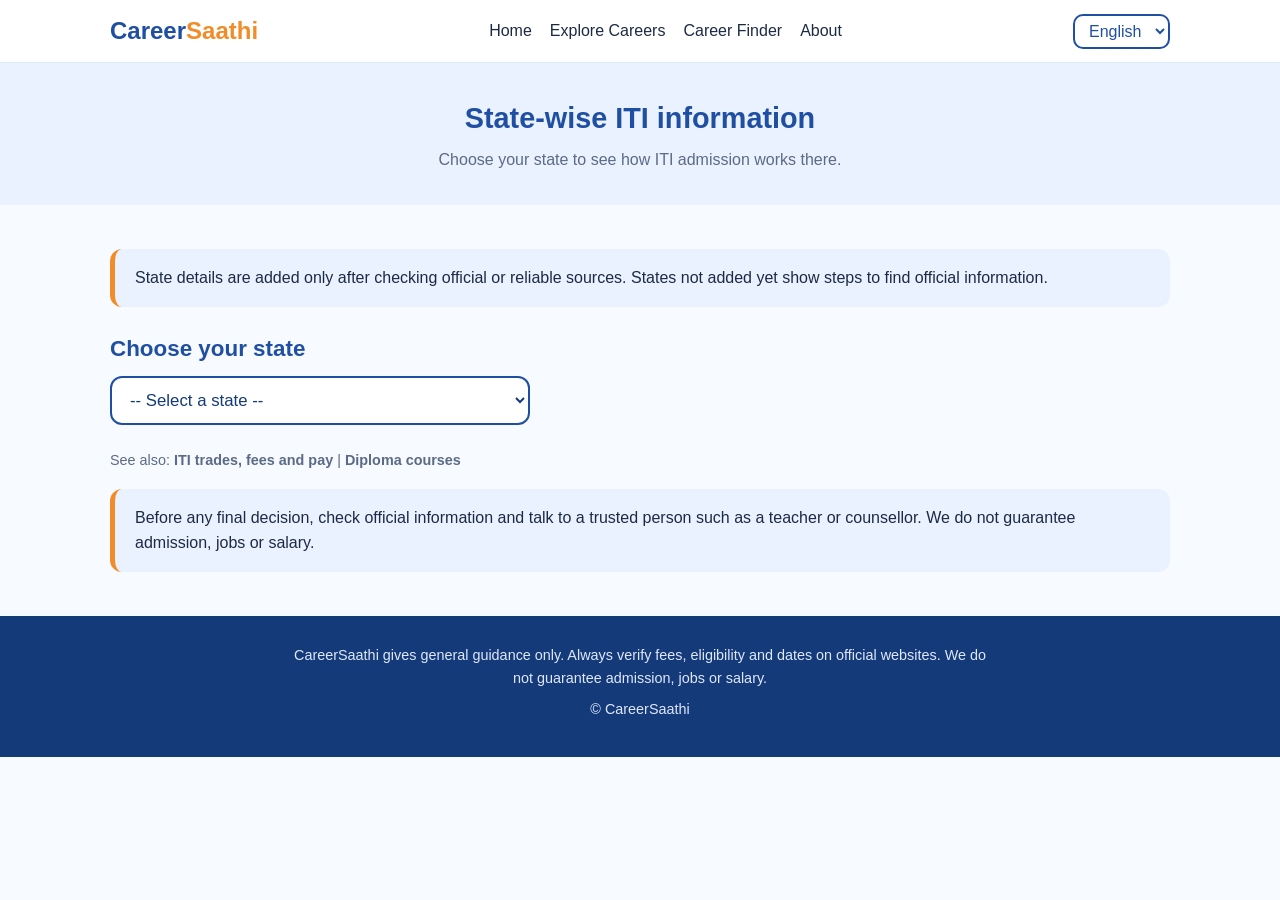
<file: states.html>
<!DOCTYPE html>
<html lang="en">
<head>
  <meta charset="UTF-8">
  <meta name="viewport" content="width=device-width, initial-scale=1">
  <title>State-wise ITI - CareerSaathi</title>
  <link rel="stylesheet" href="style.css">
  <link rel="stylesheet" href="careers.css">
  <style>
    .state-select { font-size: 1.05rem; padding: 12px 14px; border: 2px solid var(--blue); border-radius: 12px; background: #fff; color: var(--blue-dark); font-family: inherit; width: 100%; max-width: 420px; }
    .block { margin-bottom: 24px; }
    .block > h2 { color: var(--blue); font-size: 1.4rem; margin-bottom: 10px; }
  </style>
</head>
<body>

  <header class="header">
    <div class="header-inner">
      <a href="index.html" class="logo">Career<span>Saathi</span></a>
      <nav class="nav">
        <a href="index.html" data-i18n="nav_home">Home</a>
        <a href="careers.html" data-i18n="nav_explore">Explore Careers</a>
        <a href="finder.html" data-i18n="nav_finder">Career Finder</a>
        <a href="about.html" data-i18n="nav_about">About</a>
      </nav>
    </div>
  </header>

  <div class="page-title">
    <h1 id="p-title"></h1>
    <p id="p-sub"></p>
  </div>

  <section class="section">
    <div class="note block" id="p-disc"></div>
    <div class="block">
      <h2 id="p-choose"></h2>
      <select id="state-select" class="state-select"></select>
    </div>
    <div id="state-result"></div>
    <p class="small" id="p-see" style="margin-top:20px"></p>
    <div class="note" id="p-final" style="margin-top:16px"></div>
  </section>

  <footer class="footer">
    <p data-i18n="footer_disclaimer">CareerSaathi gives general guidance only. Always verify fees, eligibility and dates on official websites. We do not guarantee admission, jobs or salary.</p>
    <p data-i18n="footer_copy">© CareerSaathi</p>
  </footer>

  <script src="i18n.js"></script>
  <script src="states-data.js"></script>
  <script>
    var chosenState = "";

    function ul(items) {
      return "<ul>" + items.map(function (i) { return "<li>" + i + "</li>"; }).join("") + "</ul>";
    }

    function renderPage() {
      document.title = st("title") + " - CareerSaathi";
      document.getElementById("p-title").textContent = st("title");
      document.getElementById("p-sub").textContent = st("sub");
      document.getElementById("p-disc").textContent = st("disc");
      document.getElementById("p-choose").textContent = st("choose");
      document.getElementById("p-see").innerHTML = st("see");
      document.getElementById("p-final").textContent = st("final");

      var sel = document.getElementById("state-select");
      var opts = '<option value="">' + st("pick") + '</option>';
      ST_LIST.forEach(function (name) {
        opts += '<option value="' + name + '"' + (chosenState === name ? " selected" : "") + '>' + name + '</option>';
      });
      sel.innerHTML = opts;

      var out = document.getElementById("state-result");
      if (!chosenState) { out.innerHTML = ""; return; }

      var key = ST_INFO[chosenState];
      if (key) {
        out.innerHTML = '<div class="block"><h2>' + st(key + "_title") + '</h2><div class="detail-box">' + ul(st(key)) + '</div></div>';
      } else {
        out.innerHTML = '<div class="block"><h2>' + chosenState + ': ' + st("none_title") + '</h2><div class="detail-box">' + ul(st("none")) + '</div></div>';
      }
    }

    document.getElementById("state-select").addEventListener("change", function (e) {
      chosenState = e.target.value;
      renderPage();
    });

    buildLangSwitcher();
    applyStatic();
    renderPage();
  </script>
</body>
</html>
</file>
<file: style.css>
:root {
  --blue: #1f4fa3;
  --blue-dark: #153a7a;
  --blue-light: #eaf1ff;
  --orange: #f28c28;
  --orange-dark: #d9741a;
  --text: #1c2b45;
  --muted: #5b6b86;
  --white: #ffffff;
}

* { box-sizing: border-box; margin: 0; padding: 0; }

body {
  font-family: "Segoe UI", Arial, sans-serif;
  color: var(--text);
  background: #f7faff;
  line-height: 1.6;
  font-size: 18px;
}

a { text-decoration: none; color: inherit; }

/* Header */
.header {
  background: var(--white);
  border-bottom: 1px solid #dde7fa;
  position: sticky;
  top: 0;
  z-index: 10;
}
.header-inner {
  max-width: 1100px;
  margin: 0 auto;
  padding: 12px 20px;
  display: flex;
  flex-wrap: wrap;
  align-items: center;
  justify-content: space-between;
  gap: 8px;
}
.logo { font-size: 1.5rem; font-weight: 700; color: var(--blue); }
.logo span { color: var(--orange); }
.nav { display: flex; flex-wrap: wrap; gap: 6px 18px; font-size: 1rem; }
.nav a { color: var(--text); padding: 4px 0; }
.nav a:hover { color: var(--orange-dark); }

/* Hero */
.hero {
  background: linear-gradient(135deg, var(--blue), var(--blue-dark));
  color: var(--white);
  text-align: center;
  padding: 56px 20px;
}
.hero h1 { font-size: 2rem; margin-bottom: 14px; }
.hero p { max-width: 640px; margin: 0 auto 26px; font-size: 1.1rem; opacity: 0.95; }
.btn-row { display: flex; flex-wrap: wrap; gap: 12px; justify-content: center; }
.btn {
  display: inline-block;
  padding: 14px 26px;
  border-radius: 12px;
  font-weight: 600;
  font-size: 1rem;
}
.btn-orange { background: var(--orange); color: var(--white); }
.btn-orange:hover { background: var(--orange-dark); }
.btn-outline { border: 2px solid var(--white); color: var(--white); }
.btn-outline:hover { background: rgba(255,255,255,0.15); }

/* Sections */
.section { max-width: 1100px; margin: 0 auto; padding: 44px 20px; }
.section h2 { font-size: 1.6rem; color: var(--blue); margin-bottom: 6px; }
.section .sub { color: var(--muted); margin-bottom: 24px; font-size: 1rem; }

/* Cards */
.grid {
  display: grid;
  grid-template-columns: repeat(auto-fit, minmax(240px, 1fr));
  gap: 16px;
}
.card {
  background: var(--white);
  border: 1px solid #dde7fa;
  border-radius: 16px;
  padding: 20px;
  display: block;
  transition: transform 0.15s, box-shadow 0.15s;
}
.card:hover { transform: translateY(-3px); box-shadow: 0 8px 20px rgba(31,79,163,0.12); }
.card .icon { font-size: 2rem; margin-bottom: 8px; }
.card h3 { font-size: 1.15rem; color: var(--blue); margin-bottom: 4px; }
.card p { font-size: 0.95rem; color: var(--muted); }

/* Trust note */
.note {
  background: var(--blue-light);
  border-left: 5px solid var(--orange);
  border-radius: 12px;
  padding: 16px 20px;
  font-size: 1rem;
}

/* Footer */
.footer {
  background: var(--blue-dark);
  color: #dfe8fa;
  text-align: center;
  padding: 28px 20px;
  font-size: 0.9rem;
}
.footer p { max-width: 700px; margin: 0 auto 8px; }

@media (max-width: 600px) {
  .hero h1 { font-size: 1.6rem; }
  .btn { width: 100%; text-align: center; }
}
</file>
<file: careers.css>
.page-title { background: var(--blue-light); padding: 32px 20px; text-align: center; }
.page-title h1 { color: var(--blue); font-size: 1.8rem; margin-bottom: 6px; }
.page-title p { color: var(--muted); font-size: 1rem; }

.filters { display: flex; flex-wrap: wrap; gap: 8px; margin-bottom: 22px; }
.filter-btn {
  border: 2px solid var(--blue);
  background: var(--white);
  color: var(--blue);
  border-radius: 999px;
  padding: 8px 16px;
  font-size: 0.95rem;
  cursor: pointer;
  font-family: inherit;
}
.filter-btn.active { background: var(--blue); color: var(--white); }

.tag {
  display: inline-block;
  background: var(--blue-light);
  color: var(--blue);
  border-radius: 8px;
  padding: 2px 10px;
  font-size: 0.8rem;
  margin: 0 6px 8px 0;
}
.tag.warn { background: #fff1e0; color: var(--orange-dark); }

.empty { background: var(--white); border: 1px dashed #b9c9e8; border-radius: 16px; padding: 24px; text-align: center; color: var(--muted); }

.detail-box { background: var(--white); border: 1px solid #dde7fa; border-radius: 16px; padding: 22px; margin-bottom: 16px; }
.detail-box h2 { font-size: 1.2rem; color: var(--blue); margin-bottom: 8px; }
.detail-box ul, .detail-box ol { padding-left: 22px; }
.detail-box li { margin-bottom: 6px; }
.back-link { display: inline-block; margin-bottom: 14px; color: var(--blue); font-weight: 600; }
.btn-disabled { background: #c9d3e6; color: #5b6b86; cursor: not-allowed; }
.small { font-size: 0.9rem; color: var(--muted); }
</file>
